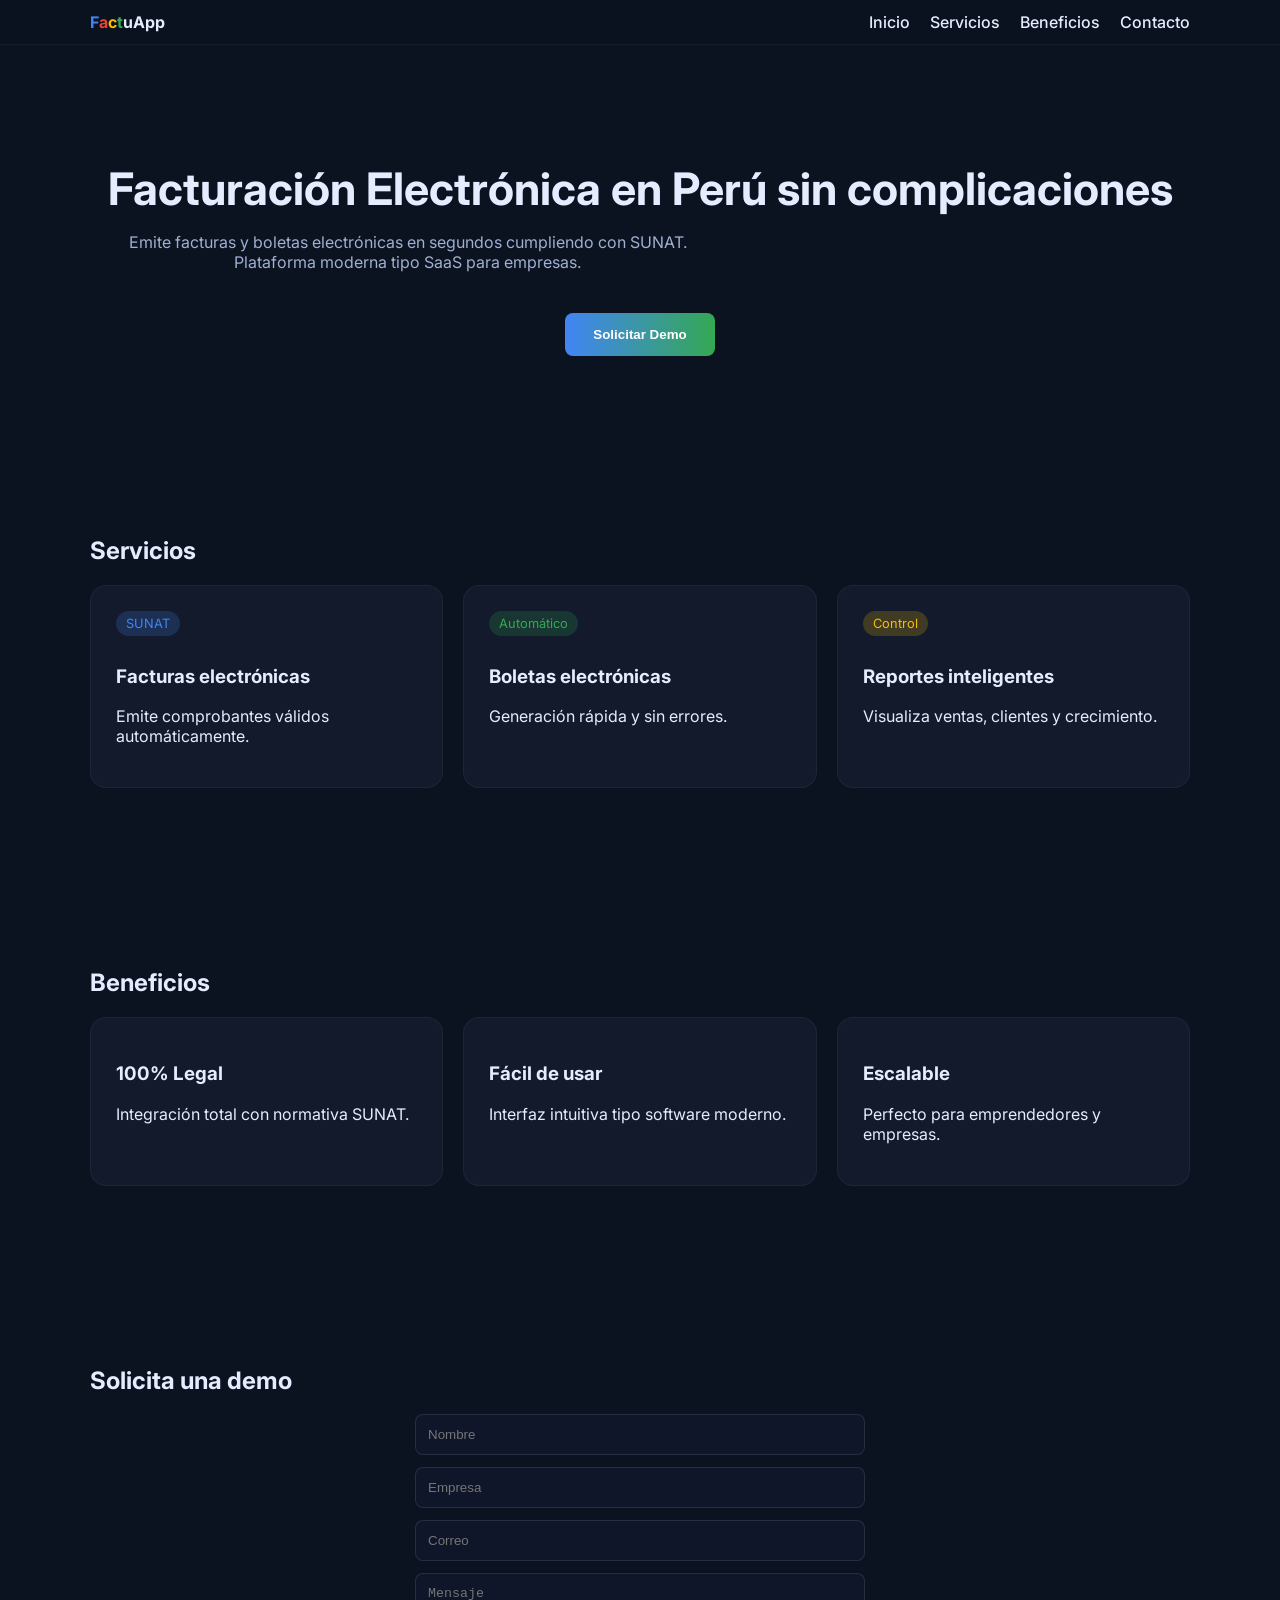
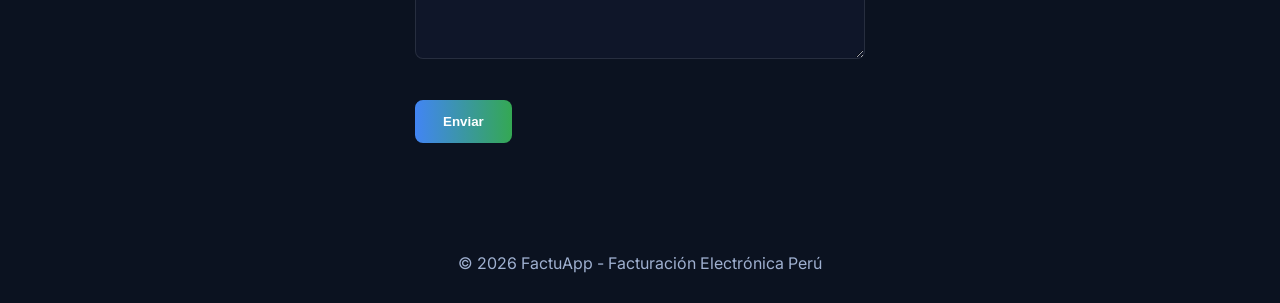
<file: index.html>
<!DOCTYPE html>
<html lang="es">
<head>
  <meta charset="UTF-8">
  <meta name="viewport" content="width=device-width, initial-scale=1.0">
  <title>Facturación Electrónica Perú | SaaS</title>
  <link href="https://fonts.googleapis.com/css2?family=Inter:wght@300;400;600;700&display=swap" rel="stylesheet">
  <link rel="stylesheet" href="style/style.css">
</head>
<body>

<header>
  <nav>
    <div class="logo">
      <span>F</span><span>a</span><span>c</span><span>t</span>uApp
    </div>
    <ul>
      <li><a href="#hero">Inicio</a></li>
      <li><a href="#features">Servicios</a></li>
      <li><a href="#benefits">Beneficios</a></li>
      <li><a href="#contact">Contacto</a></li>
    </ul>
  </nav>
</header>

<section id="hero">
  <div class="container">
    <h1>Facturación Electrónica en Perú sin complicaciones</h1>
    <p>Emite facturas y boletas electrónicas en segundos cumpliendo con SUNAT. Plataforma moderna tipo SaaS para empresas.</p>
    <a href="#contact"><button class="cta">Solicitar Demo</button></a>
  </div>
</section>

<section id="features">
  <div class="container">
    <h2>Servicios</h2>
    <div class="grid">
      <div class="card">
        <div class="badge blue">SUNAT</div>
        <h3>Facturas electrónicas</h3>
        <p>Emite comprobantes válidos automáticamente.</p>
      </div>
      <div class="card">
        <div class="badge green">Automático</div>
        <h3>Boletas electrónicas</h3>
        <p>Generación rápida y sin errores.</p>
      </div>
      <div class="card">
        <div class="badge yellow">Control</div>
        <h3>Reportes inteligentes</h3>
        <p>Visualiza ventas, clientes y crecimiento.</p>
      </div>
    </div>
  </div>
</section>

<section id="benefits">
  <div class="container">
    <h2>Beneficios</h2>
    <div class="grid">
      <div class="card">
        <h3>100% Legal</h3>
        <p>Integración total con normativa SUNAT.</p>
      </div>
      <div class="card">
        <h3>Fácil de usar</h3>
        <p>Interfaz intuitiva tipo software moderno.</p>
      </div>
      <div class="card">
        <h3>Escalable</h3>
        <p>Perfecto para emprendedores y empresas.</p>
      </div>
    </div>
  </div>
</section>

<section id="contact">
  <div class="container">
    <h2>Solicita una demo</h2>
    <form>
      <input type="text" placeholder="Nombre" required>
      <input type="text" placeholder="Empresa" required>
      <input type="email" placeholder="Correo" required>
      <textarea rows="4" placeholder="Mensaje"></textarea>
      <button class="cta">Enviar</button>
    </form>
  </div>
</section>

<footer>
  © 2026 FactuApp - Facturación Electrónica Perú
</footer>

</body>
</html>
</file>
<file: style/style.css>
:root {
    --g-blue: #4285F4;
    --g-red: #EA4335;
    --g-yellow: #FBBC05;
    --g-green: #34A853;
    --bg: #0b1220;
    --card: #121a2b;
    --text: #e6ecff;
    --muted: #9fb0d0;
}

* {
    box-sizing: border-box
}

body {
    margin: 0;
    font-family: 'Inter', sans-serif;
    background: var(--bg);
    color: var(--text)
}

header {
    position: sticky;
    top: 0;
    background: rgba(11, 18, 32, .9);
    backdrop-filter: blur(10px);
    padding: 12px 20px;
    border-bottom: 1px solid rgba(255, 255, 255, .05)
}

nav {
    display: flex;
    justify-content: space-between;
    align-items: center;
    max-width: 1100px;
    margin: auto
}

nav ul {
    display: flex;
    list-style: none;
    margin: 0;
    padding: 0;
    gap: 20px
}

nav a {
    color: var(--text);
    text-decoration: none;
    font-weight: 500
}

.logo {
    font-weight: 700
}

.logo span:nth-child(1) {
    color: var(--g-blue)
}

.logo span:nth-child(2) {
    color: var(--g-red)
}

.logo span:nth-child(3) {
    color: var(--g-yellow)
}

.logo span:nth-child(4) {
    color: var(--g-green)
}

section {
    padding: 80px 20px
}

.container {
    max-width: 1100px;
    margin: auto
}

#hero {
    display: flex;
    flex-direction: column;
    align-items: center;
    text-align: center
}

#hero h1 {
    font-size: 2.8em;
    margin-bottom: 15px
}

#hero p {
    color: var(--muted);
    max-width: 600px
}

.cta {
    margin-top: 25px;
    padding: 14px 28px;
    border: none;
    border-radius: 8px;
    background: linear-gradient(90deg, var(--g-blue), var(--g-green));
    color: white;
    font-weight: 600;
    cursor: pointer;
}

.grid {
    display: grid;
    grid-template-columns: repeat(auto-fit, minmax(250px, 1fr));
    gap: 20px
}

.card {
    background: var(--card);
    padding: 25px;
    border-radius: 16px;
    border: 1px solid rgba(255, 255, 255, .05);
    transition: .3s;
}

.card:hover {
    transform: translateY(-5px)
}

.badge {
    display: inline-block;
    padding: 5px 10px;
    border-radius: 20px;
    font-size: .8em;
    margin-bottom: 10px
}

.blue {
    background: rgba(66, 133, 244, .2);
    color: var(--g-blue)
}

.green {
    background: rgba(52, 168, 83, .2);
    color: var(--g-green)
}

.yellow {
    background: rgba(251, 188, 5, .2);
    color: var(--g-yellow)
}

form {
    max-width: 450px;
    margin: auto
}

input,
textarea {
    width: 100%;
    padding: 12px;
    margin-bottom: 12px;
    border-radius: 8px;
    border: 1px solid rgba(255, 255, 255, .1);
    background: #0f1629;
    color: white;
}

footer {
    padding: 30px;
    text-align: center;
    color: var(--muted)
}


/* RESPONSIVE */
@media (max-width: 900px) {
    #hero h1 {
        font-size: 2.2em
    }

    nav ul {
        gap: 12px
    }
}

@media (max-width: 700px) {
    nav {
        flex-direction: column;
        gap: 10px
    }

    nav ul {
        flex-wrap: wrap;
        justify-content: center
    }
}

@media (max-width: 600px) {
    section {
        padding: 60px 15px
    }

    #hero h1 {
        font-size: 1.8em
    }

    #hero p {
        font-size: 0.95em
    }

    .cta {
        width: 100%
    }
}

@media (max-width: 480px) {
    .card {
        padding: 20px
    }

    input,
    textarea {
        font-size: 0.95em
    }
}
</file>
